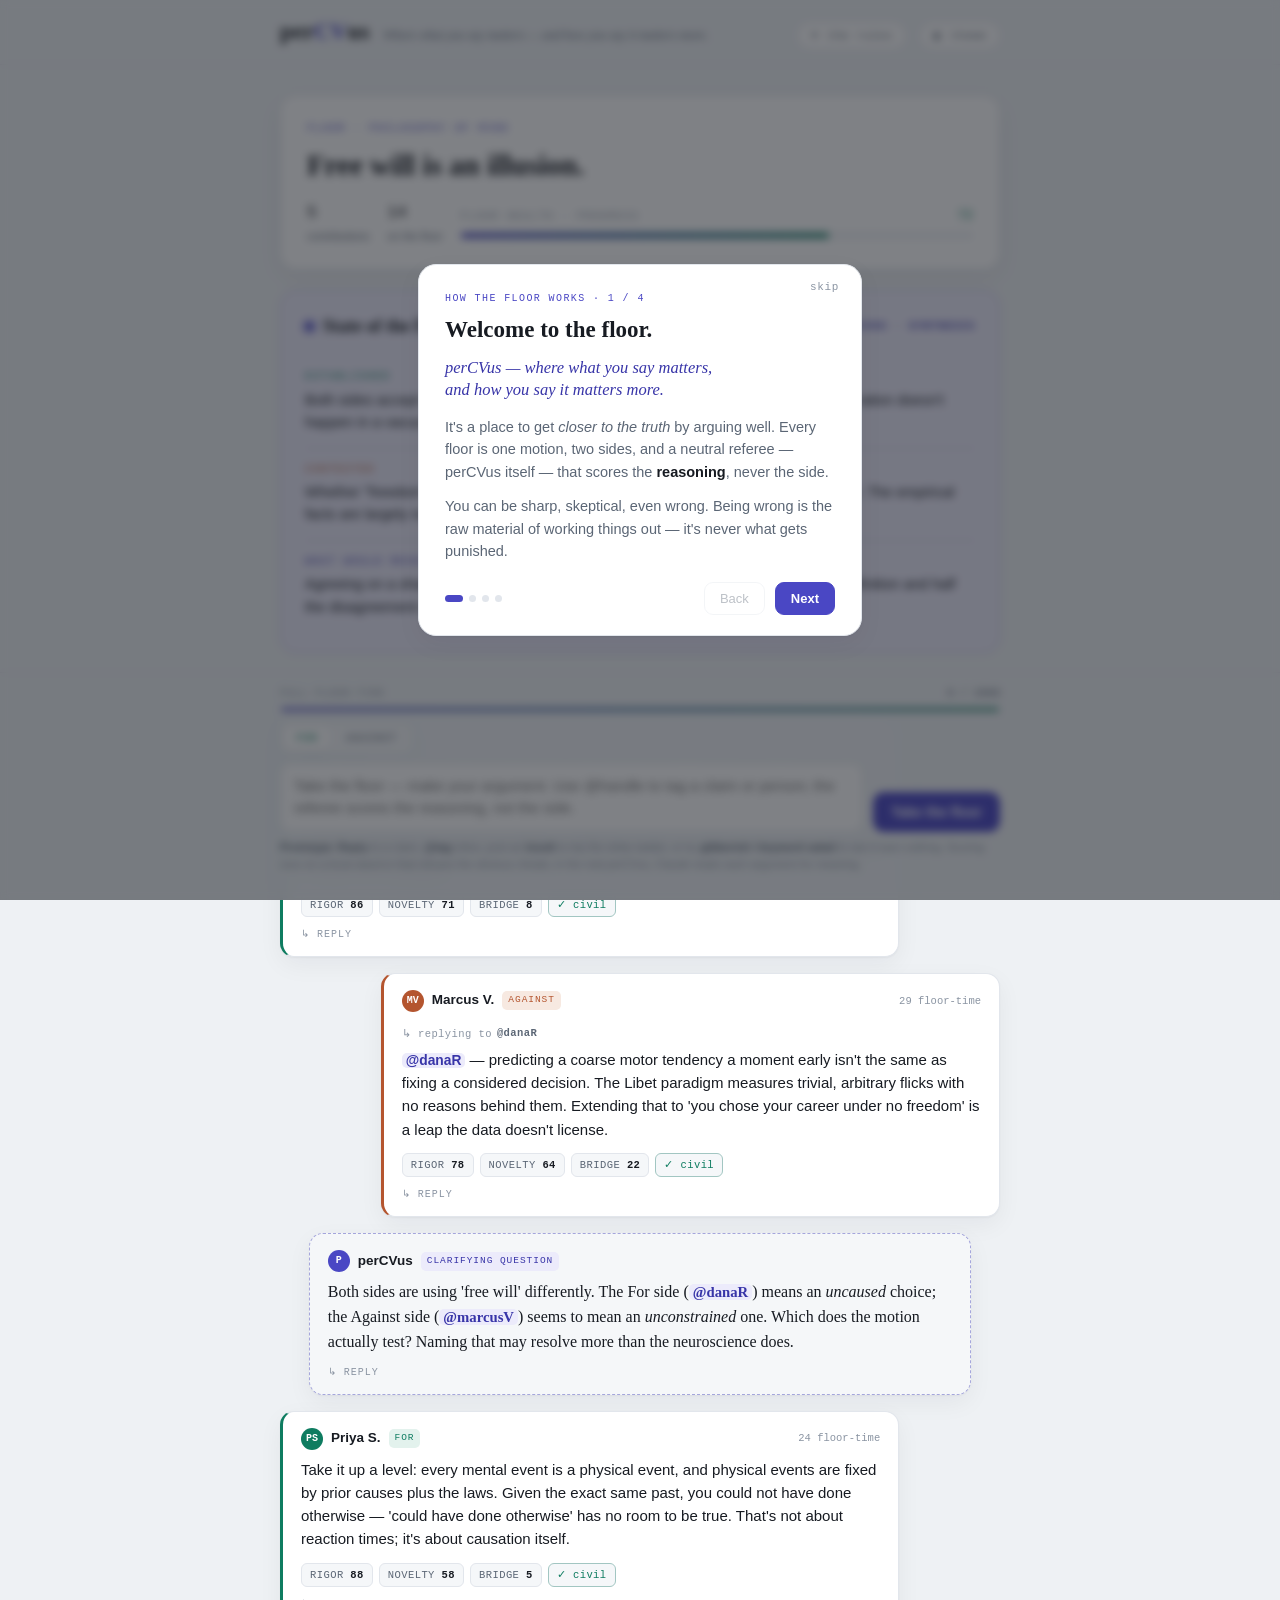
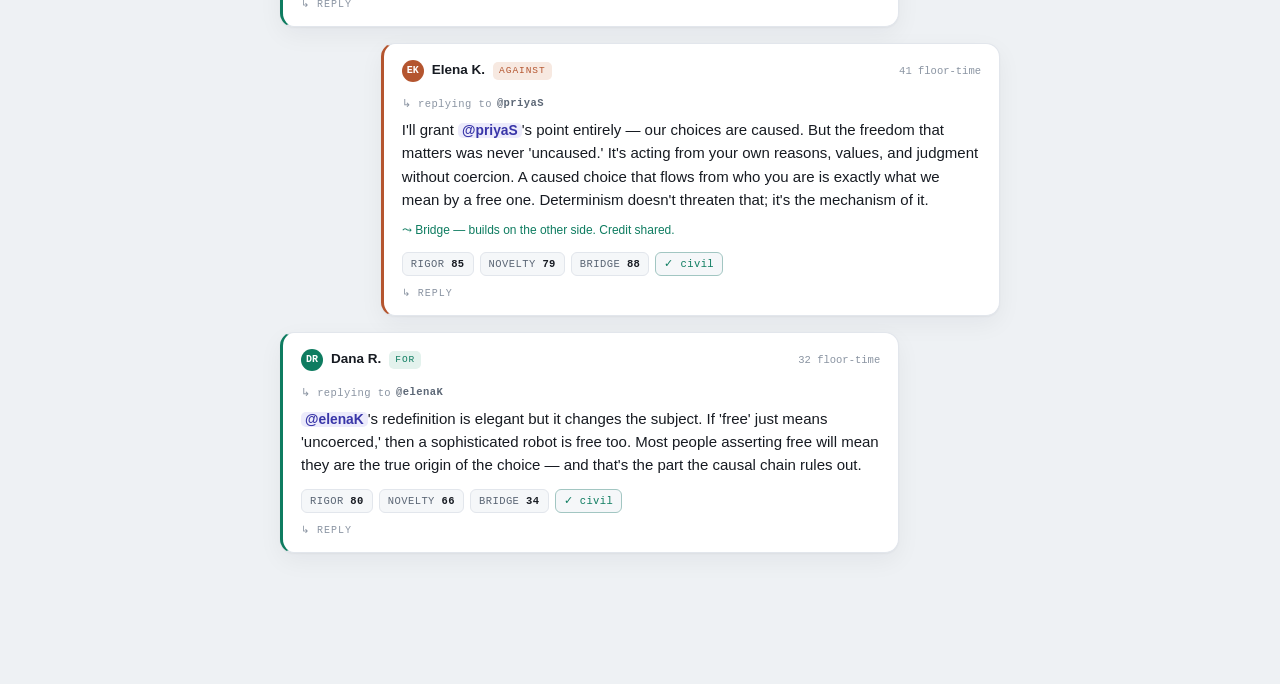
<file: prototype/index.html>
<!DOCTYPE html>
<html lang="en">
<head>
<meta charset="utf-8" />
<meta name="viewport" content="width=device-width, initial-scale=1" />
<title>perCVus — The Floor</title>
<style>
  :root {
    --ground:#EEF1F4; --surface:#FFFFFF; --surface-2:#F5F7F9;
    --ink:#171B22; --muted:#5B6675; --faint:#8A94A2; --line:#E2E6EC;
    --brand:#4A47C4; --brand-soft:#ECEBFB; --brand-ink:#3835A8;
    --for:#0E7C60; --for-soft:#E3F2ED;
    --against:#B4552F; --against-soft:#F7E9E1;
    --warn:#B07d14;
    --serif:'Iowan Old Style','Palatino Linotype',Palatino,Georgia,'Times New Roman',serif;
    --sans:-apple-system,BlinkMacSystemFont,'Segoe UI',Roboto,Helvetica,Arial,sans-serif;
    --mono:'SF Mono',ui-monospace,'Cascadia Code',Menlo,Consolas,monospace;
    --shadow:0 1px 2px rgba(20,25,35,.04),0 8px 24px rgba(20,25,35,.05);
  }
  @media (prefers-color-scheme:dark){
    :root{
      --ground:#0E1218; --surface:#161B23; --surface-2:#1B212B;
      --ink:#E9ECF2; --muted:#98A2B1; --faint:#6C7686; --line:#262D39;
      --brand:#928FFF; --brand-soft:#20223A; --brand-ink:#B4B2FF;
      --for:#46CCA0; --for-soft:#122C24;
      --against:#E58B63; --against-soft:#2E2019;
      --warn:#D6A93C;
      --shadow:0 1px 2px rgba(0,0,0,.3),0 10px 30px rgba(0,0,0,.35);
    }
  }
  :root[data-theme="light"]{
    --ground:#EEF1F4; --surface:#FFFFFF; --surface-2:#F5F7F9;
    --ink:#171B22; --muted:#5B6675; --faint:#8A94A2; --line:#E2E6EC;
    --brand:#4A47C4; --brand-soft:#ECEBFB; --brand-ink:#3835A8;
    --for:#0E7C60; --for-soft:#E3F2ED; --against:#B4552F; --against-soft:#F7E9E1;
    --warn:#B07d14; --shadow:0 1px 2px rgba(20,25,35,.04),0 8px 24px rgba(20,25,35,.05);
  }
  :root[data-theme="dark"]{
    --ground:#0E1218; --surface:#161B23; --surface-2:#1B212B;
    --ink:#E9ECF2; --muted:#98A2B1; --faint:#6C7686; --line:#262D39;
    --brand:#928FFF; --brand-soft:#20223A; --brand-ink:#B4B2FF;
    --for:#46CCA0; --for-soft:#122C24; --against:#E58B63; --against-soft:#2E2019;
    --warn:#D6A93C; --shadow:0 1px 2px rgba(0,0,0,.3),0 10px 30px rgba(0,0,0,.35);
  }

  *{box-sizing:border-box}
  html{-webkit-text-size-adjust:100%}
  body{
    margin:0; background:var(--ground); color:var(--ink);
    font-family:var(--sans); font-size:16px; line-height:1.55;
    -webkit-font-smoothing:antialiased;
  }
  .wrap{max-width:760px; margin:0 auto; padding:0 20px 140px}
  a{color:var(--brand-ink)}

  /* Masthead */
  header.mast{
    position:sticky; top:0; z-index:20; background:color-mix(in srgb,var(--ground) 88%,transparent);
    backdrop-filter:saturate(140%) blur(10px); border-bottom:1px solid var(--line);
  }
  .mast-in{max-width:760px; margin:0 auto; padding:14px 20px; display:flex; align-items:baseline; gap:14px}
  .brand{font-family:var(--serif); font-size:23px; letter-spacing:.2px; font-weight:600}
  .brand b{color:var(--brand)}
  .tag{font-size:12.5px; color:var(--muted); font-style:italic; font-family:var(--serif)}
  .mast-spacer{flex:1}
  .toggle{
    border:1px solid var(--line); background:var(--surface); color:var(--muted);
    border-radius:999px; padding:6px 12px; font-family:var(--mono); font-size:11px;
    letter-spacing:.06em; cursor:pointer;
  }
  .toggle:hover{color:var(--ink)}
  .toggle:focus-visible{outline:2px solid var(--brand); outline-offset:2px}

  .label{font-family:var(--mono); font-size:10.5px; letter-spacing:.14em; text-transform:uppercase; color:var(--faint)}

  /* Proposition */
  .prop{
    margin-top:30px; background:var(--surface); border:1px solid var(--line);
    border-radius:16px; padding:24px 26px; box-shadow:var(--shadow);
  }
  .prop .eyebrow{display:flex; gap:8px; align-items:center; margin-bottom:12px}
  .subject{color:var(--brand); font-family:var(--mono); font-size:10.5px; letter-spacing:.14em; text-transform:uppercase}
  .motion{font-family:var(--serif); font-size:29px; line-height:1.2; margin:2px 0 0; text-wrap:balance; font-weight:600}
  .prop-meta{display:flex; flex-wrap:wrap; gap:18px; margin-top:18px; align-items:center}
  .meta-stat{display:flex; flex-direction:column; gap:2px}
  .meta-stat .n{font-family:var(--mono); font-size:16px; font-variant-numeric:tabular-nums; color:var(--ink)}
  .meta-stat .k{font-size:11px; color:var(--muted)}
  .health{flex:1; min-width:190px}
  .health-top{display:flex; justify-content:space-between; align-items:baseline; margin-bottom:6px}
  .health-top .v{font-family:var(--mono); font-size:13px; color:var(--for); font-variant-numeric:tabular-nums}
  .bar{height:7px; border-radius:99px; background:var(--surface-2); overflow:hidden; border:1px solid var(--line)}
  .bar > i{display:block; height:100%; background:linear-gradient(90deg,var(--brand),var(--for)); border-radius:99px}

  /* Synthesis */
  .synth{
    margin-top:20px; background:var(--brand-soft); border:1px solid color-mix(in srgb,var(--brand) 28%,var(--line));
    border-radius:16px; padding:22px 24px;
  }
  .synth h3{margin:0; font-family:var(--serif); font-size:18px; display:flex; align-items:center; gap:9px}
  .dot{width:9px; height:9px; border-radius:50%; background:var(--brand); box-shadow:0 0 0 4px color-mix(in srgb,var(--brand) 22%,transparent)}
  .synth .by{font-family:var(--mono); font-size:10.5px; letter-spacing:.1em; text-transform:uppercase; color:var(--brand-ink); margin-left:auto}
  .synth-grid{display:grid; grid-template-columns:1fr; gap:2px; margin-top:16px}
  .srow{padding:12px 0; border-top:1px solid color-mix(in srgb,var(--brand) 18%,var(--line))}
  .srow:first-child{border-top:0}
  .srow .h{display:block; margin-bottom:4px}
  .srow p{margin:0; font-size:14.5px; color:var(--ink)}
  .srow.est .h{color:var(--for)} .srow.con .h{color:var(--against)} .srow.res .h{color:var(--brand-ink)}

  /* Floor stream */
  .stream-head{display:flex; align-items:center; gap:12px; margin:34px 4px 6px}
  .stream-head .line{flex:1; height:1px; background:var(--line)}
  .stream{display:flex; flex-direction:column; gap:16px; margin-top:14px}
  .card{
    background:var(--surface); border:1px solid var(--line); border-radius:14px;
    padding:16px 18px; max-width:86%; box-shadow:var(--shadow); position:relative;
  }
  .card.for{align-self:flex-start; border-left:3px solid var(--for)}
  .card.against{align-self:flex-end; border-left:3px solid var(--against)}
  .card.percvus{align-self:center; max-width:92%; background:var(--surface-2); border:1px dashed color-mix(in srgb,var(--brand) 40%,var(--line))}
  .who{display:flex; align-items:center; gap:8px; margin-bottom:8px}
  .avatar{width:22px; height:22px; border-radius:50%; display:grid; place-items:center; font-family:var(--mono); font-size:10px; color:#fff; font-weight:600}
  .for .avatar{background:var(--for)} .against .avatar{background:var(--against)} .percvus .avatar{background:var(--brand)}
  .name{font-weight:600; font-size:13.5px}
  .side-tag{font-family:var(--mono); font-size:9.5px; letter-spacing:.1em; text-transform:uppercase; padding:2px 6px; border-radius:5px}
  .for .side-tag{color:var(--for); background:var(--for-soft)} .against .side-tag{color:var(--against); background:var(--against-soft)}
  .percvus .side-tag{color:var(--brand-ink); background:var(--brand-soft)}
  .ft{margin-left:auto; font-family:var(--mono); font-size:10.5px; color:var(--faint); font-variant-numeric:tabular-nums}
  .body{font-size:15px; color:var(--ink)}
  .card.percvus .body{font-family:var(--serif); font-size:16px}
  .bridge-flag{margin-top:10px; font-size:12px; color:var(--for); display:flex; gap:6px; align-items:center}

  /* Threading, mentions, replies */
  .mention{color:var(--brand-ink); background:var(--brand-soft); border-radius:5px; padding:0 4px; font-weight:600; font-size:.92em; white-space:nowrap}
  .mention.unknown{color:var(--muted); background:var(--surface-2)}
  .replyto{display:inline-flex; align-items:center; gap:5px; background:none; border:0; margin:0 0 8px; padding:0; color:var(--faint); font-family:var(--mono); font-size:10.5px; letter-spacing:.04em; cursor:pointer}
  .replyto:hover{color:var(--brand-ink)}
  .replyto b{color:var(--muted); font-weight:600}
  .card-actions{margin-top:11px; display:flex; gap:16px; align-items:center}
  .reply-btn{background:none; border:0; padding:0; color:var(--faint); font-family:var(--mono); font-size:10px; letter-spacing:.1em; text-transform:uppercase; cursor:pointer}
  .reply-btn:hover{color:var(--brand-ink)}
  .card.flash{box-shadow:0 0 0 2px var(--brand),var(--shadow); transition:box-shadow .2s}

  .reply-ctx{display:none; align-items:center; gap:9px; background:var(--surface-2); border:1px solid var(--line); border-left:3px solid var(--brand); border-radius:9px; padding:8px 11px; margin-bottom:9px; font-size:12.5px; color:var(--muted)}
  .reply-ctx.show{display:flex}
  .reply-ctx .rtxt{overflow:hidden; text-overflow:ellipsis; white-space:nowrap}
  .reply-ctx b{color:var(--brand-ink); font-family:var(--mono); font-weight:600}
  .reply-ctx .rx{margin-left:auto; flex:none; border:0; background:none; color:var(--faint); cursor:pointer; font-size:16px; line-height:1; padding:0 2px}
  .reply-ctx .rx:hover{color:var(--against)}

  .scores{display:flex; flex-wrap:wrap; gap:6px; margin-top:12px}
  .chip{font-family:var(--mono); font-size:10.5px; letter-spacing:.04em; padding:3px 8px; border-radius:6px; background:var(--surface-2); border:1px solid var(--line); color:var(--muted); font-variant-numeric:tabular-nums}
  .chip b{color:var(--ink); font-weight:600}
  .chip.civ{color:var(--for); border-color:color-mix(in srgb,var(--for) 30%,var(--line))}
  .chip.civ.bad{color:var(--against); border-color:color-mix(in srgb,var(--against) 40%,var(--line))}

  /* Composer */
  .composer{
    position:fixed; left:0; right:0; bottom:0; z-index:15;
    background:color-mix(in srgb,var(--ground) 90%,transparent);
    backdrop-filter:saturate(140%) blur(10px); border-top:1px solid var(--line);
  }
  .composer-in{max-width:760px; margin:0 auto; padding:12px 20px 16px}
  .referee{
    display:none; background:var(--brand-soft); border:1px solid color-mix(in srgb,var(--brand) 26%,var(--line));
    border-radius:11px; padding:11px 14px; margin-bottom:10px; font-size:13px; color:var(--ink);
  }
  .referee.show{display:block}
  .referee .rlabel{font-family:var(--mono); font-size:10px; letter-spacing:.12em; text-transform:uppercase; color:var(--brand-ink); margin-bottom:4px}
  .referee.warn{background:var(--against-soft); border-color:color-mix(in srgb,var(--against) 34%,var(--line))}
  .referee.warn .rlabel{color:var(--against)}
  .sides{display:inline-flex; gap:4px; padding:3px; background:var(--surface-2); border:1px solid var(--line); border-radius:9px; margin-bottom:9px}
  .sides button{border:0; background:transparent; color:var(--muted); font-family:var(--mono); font-size:11px; letter-spacing:.06em; text-transform:uppercase; padding:6px 12px; border-radius:7px; cursor:pointer}
  .sides button[aria-pressed="true"]{background:var(--surface); color:var(--ink); box-shadow:0 1px 2px rgba(0,0,0,.08)}
  .sides button.for-b[aria-pressed="true"]{color:var(--for)} .sides button.against-b[aria-pressed="true"]{color:var(--against)}
  .field{display:flex; gap:10px; align-items:flex-end}
  textarea{
    flex:1; resize:none; font-family:var(--sans); font-size:15px; line-height:1.5; color:var(--ink);
    background:var(--surface); border:1px solid var(--line); border-radius:11px; padding:11px 13px; min-height:46px; max-height:150px;
  }
  textarea:focus-visible{outline:2px solid var(--brand); outline-offset:1px; border-color:var(--brand)}
  .send{
    border:0; background:var(--brand); color:#fff; font-weight:600; font-size:14px; font-family:var(--sans);
    padding:12px 18px; border-radius:11px; cursor:pointer; white-space:nowrap;
  }
  .send:hover{filter:brightness(1.06)} .send:disabled{opacity:.5; cursor:default}
  .send:focus-visible{outline:2px solid var(--ink); outline-offset:2px}
  .hint{font-size:11px; color:var(--faint); margin-top:7px}
  .hint b{color:var(--muted); font-weight:600}

  /* Enforcement: allowance meter + lockout banner + system cards */
  .allow{margin-bottom:10px}
  .allow-top{display:flex; justify-content:space-between; align-items:baseline; margin-bottom:5px}
  .allow-label{font-family:var(--mono); font-size:10px; letter-spacing:.1em; text-transform:uppercase; color:var(--faint)}
  .allow.warn .allow-label{color:var(--against)}
  .allow-count{font-family:var(--mono); font-size:11px; color:var(--muted); font-variant-numeric:tabular-nums}
  .allow-bar{height:5px; border-radius:99px; background:var(--surface-2); border:1px solid var(--line); overflow:hidden}
  .allow-bar > i{display:block; height:100%; width:100%; background:linear-gradient(90deg,var(--brand),var(--for)); border-radius:99px; transition:width .45s ease}
  .allow.warn .allow-bar > i{background:var(--against)}
  .allow-note{font-size:11px; color:var(--against); margin-top:5px}
  .allow-note:empty{margin-top:0}

  .enforce{display:none; align-items:center; gap:10px; background:var(--against-soft); border:1px solid color-mix(in srgb,var(--against) 34%,var(--line)); border-radius:11px; padding:11px 14px; margin-bottom:10px; font-size:13px; color:var(--ink)}
  .enforce.show{display:flex}
  .enforce .etext{flex:1}
  .enforce .etext b{color:var(--against)}
  .enforce button{border:1px solid color-mix(in srgb,var(--against) 40%,var(--line)); background:var(--surface); color:var(--against); border-radius:8px; padding:7px 12px; font-size:12.5px; font-family:var(--sans); cursor:pointer; white-space:nowrap}
  .enforce button:hover{filter:brightness(1.04)}

  .card.sys{align-self:center; max-width:92%; background:var(--against-soft); border:1px dashed color-mix(in srgb,var(--against) 45%,var(--line))}
  .card.sys .avatar{background:var(--against)}
  .card.sys .side-tag{color:var(--against); background:var(--against-soft)}
  .card.sys .body{font-size:14px}
  .card.sys .demo{margin-top:9px; font-family:var(--mono); font-size:10.5px; color:var(--faint); letter-spacing:.04em}

  /* Onboarding walkthrough */
  .overlay{position:fixed; inset:0; z-index:40; display:none; align-items:center; justify-content:center; padding:20px; background:color-mix(in srgb,var(--ink) 55%,transparent); backdrop-filter:blur(4px)}
  .overlay.show{display:flex}
  .tut{background:var(--surface); border:1px solid var(--line); border-radius:18px; box-shadow:var(--shadow); max-width:444px; width:100%; padding:26px 26px 20px; position:relative}
  .tut .kicker{font-family:var(--mono); font-size:10px; letter-spacing:.14em; text-transform:uppercase; color:var(--brand); margin-bottom:10px}
  .tut h2{font-family:var(--serif); font-size:23px; line-height:1.22; margin:0 0 13px; text-wrap:balance; font-weight:600}
  .tut .lead{font-family:var(--serif); font-style:italic; font-size:16.5px; line-height:1.35; color:var(--brand-ink); margin:0 0 14px; text-wrap:balance}
  .tut .signoff{font-family:var(--serif); font-size:19px; font-weight:600; color:var(--brand-ink); margin:16px 0 4px}
  .tut .slide{display:none}
  .tut .slide.on{display:block; animation:fade .3s ease}
  @keyframes fade{from{opacity:0; transform:translateY(5px)} to{opacity:1; transform:none}}
  .tut p{margin:0 0 12px; font-size:14.5px; color:var(--muted)}
  .tut p b{color:var(--ink)}
  .tut .ex{background:var(--surface-2); border:1px solid var(--line); border-radius:10px; padding:11px 13px; font-size:13.5px; margin:13px 0; display:flex; flex-direction:column; gap:6px}
  .tut .ex .bad{color:var(--against)}
  .tut .ex .good{color:var(--for)}
  .tut ul.rungs{list-style:none; margin:13px 0 4px; padding:0; display:flex; flex-direction:column; gap:9px}
  .tut ul.rungs li{font-size:13.5px; color:var(--ink); line-height:1.45}
  .tut ul.rungs b{font-family:var(--mono); font-size:10.5px; letter-spacing:.06em; color:var(--brand-ink); display:inline-block; margin-right:4px}
  .tut-foot{display:flex; align-items:center; gap:10px; margin-top:20px}
  .dots{display:flex; gap:6px}
  .dots i{width:7px; height:7px; border-radius:99px; background:var(--line); transition:background .2s,width .2s}
  .dots i.on{background:var(--brand); width:18px}
  .tut-foot .sp{flex:1}
  .tbtn{border:1px solid var(--line); background:var(--surface); color:var(--muted); border-radius:9px; padding:8px 15px; font-size:13px; font-family:var(--sans); cursor:pointer}
  .tbtn:hover{color:var(--ink)}
  .tbtn:disabled{opacity:.4; cursor:default}
  .tbtn.primary{background:var(--brand); border-color:var(--brand); color:#fff; font-weight:600}
  .tbtn.primary:hover{filter:brightness(1.06)}
  .tbtn:focus-visible{outline:2px solid var(--brand); outline-offset:2px}
  .tut .skip{position:absolute; top:15px; right:16px; border:0; background:none; color:var(--faint); font-size:11px; letter-spacing:.06em; cursor:pointer; font-family:var(--mono)}
  .tut .skip:hover{color:var(--ink)}

  @media (max-width:560px){
    .motion{font-size:24px} .card{max-width:94%} .tag{display:none}
    .wrap{padding-bottom:180px}
  }
  @media (prefers-reduced-motion:reduce){*{transition:none!important; animation:none!important}}
</style>
</head>
<body>
  <header class="mast">
    <div class="mast-in">
      <span class="brand">per<b>CV</b>us</span>
      <span class="tag">Where what you say matters — and how you say it matters more.</span>
      <span class="mast-spacer"></span>
      <button class="toggle" id="rulesBtn" type="button" aria-label="How the floor works">✦ the rules</button>
      <button class="toggle" id="themeBtn" type="button" aria-label="Toggle color theme">◐ theme</button>
    </div>
  </header>

  <main class="wrap">
    <section class="prop" aria-label="Proposition under debate">
      <div class="eyebrow"><span class="subject">Floor · Philosophy of Mind</span></div>
      <h1 class="motion">Free will is an illusion.</h1>
      <div class="prop-meta">
        <div class="meta-stat"><span class="n" id="stArgs">6</span><span class="k">contributions</span></div>
        <div class="meta-stat"><span class="n">14</span><span class="k">on the floor</span></div>
        <div class="health">
          <div class="health-top"><span class="label">Floor health · progress</span><span class="v" id="healthV">72</span></div>
          <div class="bar"><i id="healthBar" style="width:72%"></i></div>
        </div>
      </div>
    </section>

    <section class="synth" aria-label="State of the floor, by perCVus">
      <h3><span class="dot"></span> State of the Floor <span class="by">perCVus · synthesis</span></h3>
      <div class="synth-grid">
        <div class="srow est"><span class="label h">Established</span><p>Both sides accept that our choices have prior neural and causal antecedents — deliberation doesn't happen in a vacuum.</p></div>
        <div class="srow con"><span class="label h">Contested</span><p>Whether "freedom" requires the <em>absence of causes</em>, or merely the absence of <em>coercion</em>. The empirical facts are largely not in dispute — the disagreement is definitional.</p></div>
        <div class="srow res"><span class="label h">What would resolve it</span><p>Agreeing on a shared definition of "free will" before arguing its existence. Name the definition and half the disagreement dissolves.</p></div>
      </div>
    </section>

    <div class="stream-head"><span class="label">The floor</span><span class="line"></span></div>
    <div class="stream" id="stream"></div>
  </main>

  <div class="overlay" id="tutorial" role="dialog" aria-modal="true" aria-label="How perCVus works">
    <div class="tut">
      <button class="skip" id="tutSkip" type="button">skip</button>
      <div class="kicker" id="tutKicker">How the floor works · 1 / 4</div>

      <div class="slide on" data-slide="0">
        <h2>Welcome to the floor.</h2>
        <p class="lead">perCVus — where what you say matters, and how you say it matters more.</p>
        <p>It's a place to get <em>closer to the truth</em> by arguing well. Every floor is one motion, two sides, and a neutral referee — perCVus itself — that scores the <b>reasoning</b>, never the side.</p>
        <p>You can be sharp, skeptical, even wrong. Being wrong is the raw material of working things out — it's never what gets punished.</p>
      </div>

      <div class="slide" data-slide="1">
        <h2>Civility is a gate.</h2>
        <p>Not a scoreboard you can game. A brilliant point delivered as an insult earns <b>nothing</b> — the reasoning score is zeroed the moment it becomes an attack.</p>
        <div class="ex">
          <span class="bad">✗ “That's an idiotic take and you know it.”</span>
          <span class="good">✓ “That doesn't follow — here's the step it skips.”</span>
        </div>
        <p>Same disagreement, same force. Only one makes it onto the floor.</p>
      </div>

      <div class="slide" data-slide="2">
        <h2>Strikes count from move one.</h2>
        <p>There's no warning shot — so this <em>is</em> your warning:</p>
        <ul class="rungs">
          <li><b>THROTTLE</b> Your posts shrink to 256 characters. Earn your way back — 256 → 500 → 750 → full — with civil, well-scored arguments.</li>
          <li><b>LOCKOUT</b> Re-offend before you recover and you're locked out for 24 hours, noted openly in the thread.</li>
          <li><b>REMOVED</b> Three lockouts in a stretch and you're out — back only by petition, which we grant freely to anyone who asks in good faith.</li>
        </ul>
      </div>

      <div class="slide" data-slide="3">
        <h2>We keep it small on purpose.</h2>
        <p>perCVus isn't for everyone — it's for people who'll <b>contribute</b>. That's a deliberate choice, and it's what keeps the floor worth showing up to.</p>
        <p class="signoff">Argue hard. Tread lightly.</p>
      </div>

      <div class="tut-foot">
        <div class="dots" id="tutDots"><i class="on"></i><i></i><i></i><i></i></div>
        <span class="sp"></span>
        <button class="tbtn" id="tutBack" type="button" disabled>Back</button>
        <button class="tbtn primary" id="tutNext" type="button">Next</button>
      </div>
    </div>
  </div>

  <div class="composer">
    <div class="composer-in">
      <div class="reply-ctx" id="replyCtx"></div>
      <div class="referee" id="referee" role="status" aria-live="polite"></div>
      <div class="enforce" id="enforce" role="status" aria-live="polite"></div>
      <div class="allow" id="allow">
        <div class="allow-top">
          <span class="allow-label" id="allowLabel">Full floor-time</span>
          <span class="allow-count" id="allowCount">0 / 2000</span>
        </div>
        <div class="allow-bar"><i id="allowBar" style="width:100%"></i></div>
        <div class="allow-note" id="allowNote"></div>
      </div>
      <div class="sides" role="group" aria-label="Choose your side">
        <button type="button" class="for-b" data-side="for" aria-pressed="true">For</button>
        <button type="button" class="against-b" data-side="against" aria-pressed="false">Against</button>
      </div>
      <div class="field">
        <textarea id="input" placeholder="Take the floor — make your argument. Use @handle to tag a claim or person; the referee scores the reasoning, not the side." aria-label="Your argument"></textarea>
        <button class="send" id="send" type="button">Take the floor</button>
      </div>
      <p class="hint"><b>Prototype:</b> <b>Reply</b> to a claim, <b>@tag</b> inline, post an <b>insult</b> to trip the strike ladder, or try <b>gibberish / keyword salad</b> to see it earn nothing. Scoring runs on a local stand-in that refuses the obvious cheats; in the real perCVus, Claude reads each argument for meaning.</p>
    </div>
  </div>

<script>
(function(){
  "use strict";

  /* ---------- seed debate ----------
     Each contribution is a claim-node: it has an id, an author handle, and may
     reply to an earlier claim. Replies keep the floor traceable without nesting
     into a tangle — see docs/CONCEPT.md §9. */
  var args = [
    { id:"c1", side:"for", name:"Dana R.", handle:"danaR", ft:32, bridge:false,
      text:"The readiness potential undercuts the felt sense of choice. Libet (1983), and Soon et al. (2008), found brain activity predicting a decision hundreds of milliseconds — sometimes seconds — before subjects report consciously choosing. If the decision is already underway before you're aware of making it, the conscious 'chooser' is reporting a result, not causing it.",
      s:{rigor:86, novelty:71, bridge:8} },
    { id:"c2", side:"against", name:"Marcus V.", handle:"marcusV", ft:29, bridge:false, replyTo:"c1",
      text:"@danaR — predicting a coarse motor tendency a moment early isn't the same as fixing a considered decision. The Libet paradigm measures trivial, arbitrary flicks with no reasons behind them. Extending that to 'you chose your career under no freedom' is a leap the data doesn't license.",
      s:{rigor:78, novelty:64, bridge:22} },
    { id:"c3", side:"percvus", name:"perCVus", handle:"perCVus", ft:0, kind:"question",
      text:"Both sides are using 'free will' differently. The For side (@danaR) means an <em>uncaused</em> choice; the Against side (@marcusV) seems to mean an <em>unconstrained</em> one. Which does the motion actually test? Naming that may resolve more than the neuroscience does." },
    { id:"c4", side:"for", name:"Priya S.", handle:"priyaS", ft:24, bridge:false,
      text:"Take it up a level: every mental event is a physical event, and physical events are fixed by prior causes plus the laws. Given the exact same past, you could not have done otherwise — 'could have done otherwise' has no room to be true. That's not about reaction times; it's about causation itself.",
      s:{rigor:88, novelty:58, bridge:5} },
    { id:"c5", side:"against", name:"Elena K.", handle:"elenaK", ft:41, bridge:true, replyTo:"c4",
      text:"I'll grant @priyaS's point entirely — our choices are caused. But the freedom that matters was never 'uncaused.' It's acting from your own reasons, values, and judgment without coercion. A caused choice that flows from who you are is exactly what we mean by a free one. Determinism doesn't threaten that; it's the mechanism of it.",
      s:{rigor:85, novelty:79, bridge:88} },
    { id:"c6", side:"for", name:"Dana R.", handle:"danaR", ft:32, bridge:false, replyTo:"c5",
      text:"@elenaK's redefinition is elegant but it changes the subject. If 'free' just means 'uncoerced,' then a sophisticated robot is free too. Most people asserting free will mean they are the true origin of the choice — and that's the part the causal chain rules out.",
      s:{rigor:80, novelty:66, bridge:34} }
  ];

  /* Known handles → so @mentions render as live pills, unknown ones stay muted. */
  var handles = {};
  args.forEach(function(a){ handles[a.handle.toLowerCase()] = true; });
  handles["you"] = true;
  var byId = {};

  var stream = document.getElementById("stream");
  var esc = function(s){ var d=document.createElement("div"); d.textContent=s; return d.innerHTML; };
  var strip = function(html){ var d=document.createElement("div"); d.innerHTML=html; return d.textContent||""; };

  function chip(k,v){ return '<span class="chip">'+k+' <b>'+v+'</b></span>'; }

  /* Render @handle tokens as mention pills. Runs after escaping, so it never
     re-injects unescaped user input; our own tags never contain '@'. */
  function linkifyMentions(html){
    return html.replace(/@([A-Za-z][A-Za-z0-9_]*)/g, function(m, h){
      var known = handles[h.toLowerCase()];
      return '<span class="mention'+(known?"":" unknown")+'">@'+h+'</span>';
    });
  }
  function formatBody(a){
    return linkifyMentions(a.raw ? esc(a.text) : a.text);
  }

  function cardHTML(a){
    if(a.kind==="system"){
      return '<article class="card sys" id="claim-'+a.id+'">'+
        '<div class="who"><span class="avatar">!</span>'+
        '<span class="name">perCVus</span>'+
        '<span class="side-tag">'+esc(a.subtag||"enforcement")+'</span></div>'+
        '<div class="body">'+a.text+'</div></article>';
    }
    var initials = a.name==="perCVus" ? "P" : a.name.split(" ").map(function(w){return w[0];}).join("").slice(0,2);
    var html = '<article class="card '+a.side+'" id="claim-'+a.id+'">';
    html += '<div class="who"><span class="avatar">'+esc(initials)+'</span>';
    html += '<span class="name">'+esc(a.name)+'</span>';
    var tag = a.kind==="question" ? "clarifying question" : a.side;
    html += '<span class="side-tag">'+tag+'</span>';
    if(a.side!=="percvus") html += '<span class="ft">'+a.ft+' floor-time</span>';
    html += '</div>';
    if(a.replyTo && byId[a.replyTo]){
      var p = byId[a.replyTo];
      html += '<button class="replyto" data-goto="claim-'+p.id+'">↳ replying to <b>@'+esc(p.handle)+'</b></button>';
    }
    html += '<div class="body">'+formatBody(a)+'</div>';
    if(a.bridge) html += '<div class="bridge-flag">⤳ Bridge — builds on the other side. Credit shared.</div>';
    if(a.kind!=="question" && a.s){
      html += '<div class="scores">';
      html += chip("RIGOR", a.s.rigor)+chip("NOVELTY", a.s.novelty)+chip("BRIDGE", a.s.bridge);
      var bad = a.civil===false;
      html += '<span class="chip civ'+(bad?" bad":"")+'">'+(bad?"⚠ incivility":"✓ civil")+'</span>';
      html += '</div>';
    }
    html += '<div class="card-actions">';
    html += '<button class="reply-btn" data-reply="'+a.id+'">↳ Reply</button>';
    html += '</div>';
    html += '</article>';
    return html;
  }

  function render(){
    byId = {};
    args.forEach(function(a){ byId[a.id] = a; });
    stream.innerHTML = args.map(cardHTML).join("");
    document.getElementById("stArgs").textContent = args.filter(function(a){return a.kind!=="question" && a.kind!=="system";}).length;
  }
  render();

  /* ---------- local stand-in referee ---------- */
  function count(t, list){ var n=0; for(var i=0;i<list.length;i++){ if(t.indexOf(list[i])>-1) n++; } return n; }

  function score(text, side){
    var t = " "+text.toLowerCase()+" ";
    var words = text.trim().split(/\s+/).filter(Boolean);
    var len = words.length;

    var toxic = ["idiot","stupid","moron","dumb","shut up","fool ","clown","pathetic","loser","shill","liar"];
    var uncivil = count(t, toxic) > 0;

    var reasoning = count(t, ["because","therefore","since ","thus ","hence","follows","implies","given that","if ","so that","as a result","consequently"]);
    var evidence  = count(t, ["study","studies","data","evidence","research","experiment","shown","measured","percent","%","found that","according to"]) + (/\d/.test(t)?1:0);
    var hedged    = count(t, ["might","maybe","i feel","i think","just because","obviously","everyone knows"]);
    var bridgeSig = count(t, ["grant","granted","concede","you're right","fair point","agree","even if","steelman","building on","i'll accept","to be fair"]);

    // Cap keyword contributions so repeating trigger words can't inflate a score —
    // the real referee reads meaning; this stand-in at least refuses to be stuffed.
    reasoning = Math.min(reasoning, 3);
    evidence  = Math.min(evidence, 3);

    var lenScore = len < 8 ? 22 : (len < 20 ? 55 : (len < 90 ? 82 : 74));
    var rigor = Math.round(Math.min(96, 30 + reasoning*13 + evidence*11 + lenScore*0.4 - hedged*6));
    rigor = Math.max(18, rigor);

    var novelty = Math.round(Math.max(28, Math.min(92, 46 + (len>25?14:0) + evidence*6 + (reasoning>1?8:0) - hedged*4)));
    var bridge  = Math.round(Math.max(6, Math.min(95, 14 + bridgeSig*24 + (side==="against"||side==="for"?0:0))));
    var ft = Math.max(4, Math.round((rigor*0.35 + novelty*0.15 + bridge*0.25)));

    var reasons = [];
    if(reasoning>1) reasons.push("clear reasoning structure (premises linked to a conclusion)");
    else if(reasoning===0) reasons.push("no explicit reasoning connectives — the conclusion is asserted more than shown");
    if(evidence>0) reasons.push("cites evidence rather than bare assertion");
    if(bridgeSig>0) reasons.push("engages the other side's point directly — a bridge move, credit shared");
    if(hedged>1) reasons.push("leans on hedges/appeals ('obviously', 'everyone knows') that don't carry weight");
    if(len<12) reasons.push("quite short — more room to develop the argument would raise its rigor");

    return { rigor:rigor, novelty:novelty, bridge:bridge, ft:ft, civil:!uncivil, bridgeMove:bridgeSig>0, reasons:reasons };
  }

  /* ---------- coherence gate: nonsense earns nothing ----------
     A keyword counter can't truly tell sense from noise — only the real referee can —
     but it can refuse the obvious cheats: gibberish, pure repetition, and keyword-
     stuffing. These score zero and are held off the floor (no strike; noise isn't
     misconduct). See docs/CONCEPT.md §3. */
  function senseCheck(text){
    var tokens = text.trim().toLowerCase().split(/\s+/).filter(Boolean);
    if(tokens.length < 3) return { ok:false, reason:"there's barely anything here — state a claim and give a reason for it" };

    var words = tokens.map(function(w){ return w.replace(/[^a-z0-9']/g, ""); }).filter(Boolean);
    var wl = words.length || 1;

    // 1) Gibberish — a real word has a vowel and no absurd consonant run.
    var wordlike = words.filter(function(w){
      if(/\d/.test(w)) return true;
      return /[aeiou]/.test(w) && !/[bcdfghjklmnpqrstvwxyz]{5,}/.test(w) && w.length <= 18;
    }).length;
    if(wordlike / wl < 0.6) return { ok:false, reason:"this doesn't read as language — the referee scores meaning, not characters" };

    // 2) Repetition — low variety, or one token dominating.
    var freq = {}, maxc = 0;
    words.forEach(function(w){ freq[w] = (freq[w]||0) + 1; if(freq[w] > maxc) maxc = freq[w]; });
    var uniqueRatio = Object.keys(freq).length / wl;
    if((wl >= 6 && uniqueRatio < 0.45) || maxc / wl > 0.35)
      return { ok:false, reason:"this is mostly repetition — repeating words isn't an argument" };

    // 3) Keyword-stuffing — reasoning/evidence trigger words at absurd density.
    var triggers = ["because","therefore","since","thus","hence","follows","implies","study","studies","data","evidence","research","proof","fact","facts","obviously","clearly"];
    var trig = words.filter(function(w){ return triggers.indexOf(w) > -1; }).length;
    if(wl >= 6 && trig / wl > 0.30)
      return { ok:false, reason:"this is keyword-stuffing — sprinkling ‘because’ and ‘studies show’ over nothing earns nothing" };

    return { ok:true, reason:"" };
  }

  /* ---------- side toggle ---------- */
  var side = "for";
  var sideBtns = document.querySelectorAll(".sides button");
  sideBtns.forEach(function(b){
    b.addEventListener("click", function(){
      side = b.getAttribute("data-side");
      sideBtns.forEach(function(x){ x.setAttribute("aria-pressed", x===b ? "true":"false"); });
    });
  });

  /* ---------- reply targeting ---------- */
  var replyCtx = document.getElementById("replyCtx");
  var replyTarget = null;
  var uCount = 0;

  function setReply(id){
    var a = byId[id];
    if(!a) return;
    replyTarget = { id:a.id, handle:a.handle };
    var excerpt = strip(a.text).slice(0, 64);
    replyCtx.innerHTML = '<span class="rtxt">↳ Replying to <b>@'+esc(a.handle)+'</b> · '+esc(excerpt)+'…</span>'+
      '<button class="rx" type="button" aria-label="Cancel reply">✕</button>';
    replyCtx.classList.add("show");
    replyCtx.querySelector(".rx").addEventListener("click", clearReply);
    input.focus();
  }
  function clearReply(){
    replyTarget = null;
    replyCtx.classList.remove("show");
    replyCtx.innerHTML = "";
  }

  // Delegate clicks on the stream: Reply buttons and reply-to jump links.
  stream.addEventListener("click", function(e){
    var rb = e.target.closest(".reply-btn");
    if(rb){ setReply(rb.getAttribute("data-reply")); return; }
    var rt = e.target.closest(".replyto");
    if(rt){
      var el = document.getElementById(rt.getAttribute("data-goto"));
      if(el){
        el.scrollIntoView({behavior:"smooth", block:"center"});
        el.classList.add("flash");
        setTimeout(function(){ el.classList.remove("flash"); }, 1100);
      }
    }
  });

  /* ---------- enforcement: the strike ladder, live ----------
     A first violation throttles you to 256 chars; civil, well-scored posts climb
     you back 256 → 500 → 750 → full. Re-offend while throttled and you're locked
     out; three lockouts in the window removes you (return by petition). This is a
     prototype: the 24h lockout offers a demo shortcut. See docs/CONCEPT.md §5. */
  var FULL = 2000;
  var TIERS = [256, 500, 750, FULL];
  var LOCKOUT_LIMIT = 3;
  var enfState = "ok";   // ok | throttled | locked | removed
  var tier = 3;          // index into TIERS; 3 = full allowance
  var lockouts = 0;

  var allowEl = document.getElementById("allow");
  var allowLabel = document.getElementById("allowLabel");
  var allowCount = document.getElementById("allowCount");
  var allowBar = document.getElementById("allowBar");
  var allowNote = document.getElementById("allowNote");
  var enforceEl = document.getElementById("enforce");

  function cap(){ return TIERS[Math.min(tier, TIERS.length-1)]; }

  function pushSystem(subtag, text){
    args.push({ id:"s"+(++uCount), kind:"system", side:"percvus",
      subtag:subtag, text:text, name:"perCVus", handle:"perCVus" });
    render();
    var last = document.querySelector(".stream .card:last-child");
    if(last) last.scrollIntoView({behavior:"smooth", block:"center"});
  }

  function updateAllow(){
    var locked = (enfState==="locked" || enfState==="removed");
    var c = cap();
    input.disabled = locked;
    sendBtn.disabled = locked;
    sideBtns.forEach(function(b){ b.disabled = locked; });
    input.maxLength = c;
    if(input.value.length > c) input.value = input.value.slice(0, c);

    allowBar.style.width = Math.round(c / FULL * 100) + "%";
    allowCount.textContent = input.value.length + " / " + c;

    if(enfState==="throttled"){
      allowEl.classList.add("warn");
      allowLabel.textContent = "Throttled · " + c + " chars";
      var remain = (TIERS.length-1) - tier;
      allowNote.textContent = "Strike 1 — earn it back: " + remain + " more strong, civil post" + (remain===1?"":"s") + " to full.";
    } else {
      allowEl.classList.remove("warn");
      allowLabel.textContent = "Full floor-time";
      allowNote.textContent = "";
    }

    if(enfState==="locked"){
      enforceEl.className = "enforce show";
      enforceEl.innerHTML = '<span class="etext"><b>🔒 Locked out · 24h.</b> A repeat violation before earning back is a lockout, noted openly in the thread — lockout ' + lockouts + ' of ' + LOCKOUT_LIMIT + ' in the window.</span>' +
        '<button type="button" id="endLock">End lockout (demo)</button>';
      enforceEl.querySelector("#endLock").onclick = function(){
        enfState = "throttled"; tier = 0;
        referee.className = "referee show";
        referee.innerHTML = '<div class="rlabel">perCVus · lockout lifted</div>Demo shortcut — a real lockout runs the full 24 hours. You\'re back, throttled to 256. Earn your way up.';
        updateAllow(); input.focus();
      };
    } else if(enfState==="removed"){
      enforceEl.className = "enforce show";
      enforceEl.innerHTML = '<span class="etext"><b>⛔ Removed from the floor.</b> Three lockouts in the window. perCVus is niche by design — but removal isn\'t exile.</span>' +
        '<button type="button" id="petition">Petition to return</button>';
      enforceEl.querySelector("#petition").onclick = function(){
        lockouts = 0; enfState = "ok"; tier = 3;
        pushSystem("petition granted", 'Petition granted — <b>@you</b> is reinstated. Taking the time to ask in good faith is the signal we look for; the slate is clear.');
        referee.className = "referee show";
        referee.innerHTML = '<div class="rlabel">perCVus · reinstated</div>Welcome back. Full floor-time restored — argue hard, tread lightly.';
        updateAllow(); input.focus();
      };
    } else {
      enforceEl.className = "enforce";
      enforceEl.innerHTML = "";
    }
  }

  function handleViolation(){
    if(enfState==="ok"){
      enfState = "throttled"; tier = 0;
      referee.className = "referee show warn";
      referee.innerHTML = '<div class="rlabel">perCVus · held at the gate</div>'+
        'This reads as a personal attack, so it doesn\'t make the floor — you can\'t out-argue toxicity here. That\'s <b>Strike 1</b>: your allowance is cut to <b>256 characters</b>. Earn it back with civil, well-scored posts.';
    } else if(enfState==="throttled"){
      lockouts++;
      if(lockouts >= LOCKOUT_LIMIT){
        enfState = "removed";
        pushSystem("removed", 'Third lockout in the window — <b>@you</b> is removed from the floor. Return is by petition.');
      } else {
        enfState = "locked";
        pushSystem("lockout · " + lockouts + " of " + LOCKOUT_LIMIT, 'Lockout declared for <b>@you</b> — a repeat violation before earning back. Posting suspended 24h; the original stays up, annotated.');
        referee.className = "referee show warn";
        referee.innerHTML = '<div class="rlabel">perCVus · locked out</div>You re-offended while throttled — a 24-hour lockout, posted in the thread. ' + (LOCKOUT_LIMIT - lockouts) + ' more in the window and you\'re removed.';
      }
    }
    updateAllow();
  }

  // Advance the earn-back ladder on a civil post; returns a note for the referee.
  function handleCivilProgress(r){
    if(enfState!=="throttled") return "";
    if(r.rigor >= 50){
      tier++;
      if(tier >= TIERS.length-1){
        tier = TIERS.length-1; enfState = "ok"; updateAllow();
        return ' <b>Full allowance restored</b> — you argued your way back.';
      }
      updateAllow();
      return ' Allowance up to <b>'+cap()+'</b> — keep climbing.';
    }
    updateAllow();
    return ' Civil, but too thin to move your allowance — sharpen the reasoning to climb.';
  }

  /* ---------- submit ---------- */
  var input = document.getElementById("input");
  var sendBtn = document.getElementById("send");
  var referee = document.getElementById("referee");
  var health = 72;

  function submit(){
    if(input.disabled) return;
    var text = input.value.trim();
    if(text.length < 3) return;
    var r = score(text, side);

    if(!r.civil){ handleViolation(); return; }

    var sense = senseCheck(text);
    if(!sense.ok){
      referee.className = "referee show warn";
      referee.innerHTML = '<div class="rlabel">perCVus · no points</div>'+
        sense.reason.charAt(0).toUpperCase() + sense.reason.slice(1) +
        '. This isn\'t a conduct violation — no strike — it simply doesn\'t score. In the real perCVus, the referee reads for meaning, so noise like this earns zero.';
      return;
    }

    var newArg = { id:"u"+(++uCount), side:side, name:"You", handle:"you", ft:r.ft,
      bridge:r.bridgeMove, raw:true, text:text,
      s:{rigor:r.rigor, novelty:r.novelty, bridge:r.bridge}, civil:true };
    if(replyTarget) newArg.replyTo = replyTarget.id;
    args.push(newArg);
    clearReply();
    render();

    var why = r.reasons.length ? " — "+r.reasons.slice(0,2).join("; ") : "";
    referee.className = "referee show";
    referee.innerHTML = '<div class="rlabel">perCVus · referee</div>'+
      '<b>+'+r.ft+' floor-time earned.</b> Rigor '+r.rigor+' · Novelty '+r.novelty+' · Bridge '+r.bridge+why+'.'+
      handleCivilProgress(r);

    // nudge floor health by the quality of the contribution
    var delta = Math.round((r.rigor+r.bridge)/2 - 55)/6;
    health = Math.max(40, Math.min(96, health + delta));
    document.getElementById("healthV").textContent = Math.round(health);
    document.getElementById("healthBar").style.width = Math.round(health)+"%";

    input.value = "";
    input.style.height = "auto";
    updateAllow();
    input.focus();
    document.querySelector(".stream .card:last-child").scrollIntoView({behavior:"smooth", block:"center"});
  }

  sendBtn.addEventListener("click", submit);
  input.addEventListener("keydown", function(e){
    if((e.metaKey||e.ctrlKey) && e.key==="Enter"){ e.preventDefault(); submit(); }
  });
  input.addEventListener("input", function(){
    input.style.height="auto"; input.style.height=Math.min(150, input.scrollHeight)+"px";
    allowCount.textContent = input.value.length + " / " + cap();
  });

  updateAllow();  // initialize the allowance meter

  /* ---------- theme toggle ---------- */
  var root = document.documentElement;
  document.getElementById("themeBtn").addEventListener("click", function(){
    var cur = root.getAttribute("data-theme");
    if(!cur){ cur = window.matchMedia("(prefers-color-scheme:dark)").matches ? "dark":"light"; }
    root.setAttribute("data-theme", cur==="dark" ? "light":"dark");
  });

  /* ---------- onboarding walkthrough ----------
     Enforcement bites from the first offense, so fair notice comes first:
     the rules are shown before anyone posts (docs/CONCEPT.md §5). */
  var overlay = document.getElementById("tutorial");
  var tSlides = overlay.querySelectorAll(".slide");
  var tDots = overlay.querySelectorAll("#tutDots i");
  var tKicker = document.getElementById("tutKicker");
  var tBack = document.getElementById("tutBack");
  var tNext = document.getElementById("tutNext");
  var ti = 0, tN = tSlides.length;

  function tShow(n){
    ti = Math.max(0, Math.min(tN-1, n));
    tSlides.forEach(function(s,k){ s.classList.toggle("on", k===ti); });
    tDots.forEach(function(d,k){ d.classList.toggle("on", k===ti); });
    tKicker.textContent = "How the floor works · "+(ti+1)+" / "+tN;
    tBack.disabled = ti===0;
    tNext.textContent = ti===tN-1 ? "Enter the floor" : "Next";
  }
  function tOpen(){ overlay.classList.add("show"); tShow(0); }
  function tClose(){
    overlay.classList.remove("show");
    try{ sessionStorage.setItem("pcv_seen","1"); }catch(e){}
  }
  tNext.addEventListener("click", function(){ if(ti===tN-1) tClose(); else tShow(ti+1); });
  tBack.addEventListener("click", function(){ tShow(ti-1); });
  document.getElementById("tutSkip").addEventListener("click", tClose);
  document.getElementById("rulesBtn").addEventListener("click", tOpen);
  overlay.addEventListener("click", function(e){ if(e.target===overlay) tClose(); });
  document.addEventListener("keydown", function(e){
    if(!overlay.classList.contains("show")) return;
    if(e.key==="Escape") tClose();
    else if(e.key==="ArrowRight") tNext.click();
    else if(e.key==="ArrowLeft" && ti>0) tShow(ti-1);
  });

  var tSeen; try{ tSeen = sessionStorage.getItem("pcv_seen"); }catch(e){}
  if(!tSeen) tOpen();
})();
</script>
</body>
</html>
</file>
